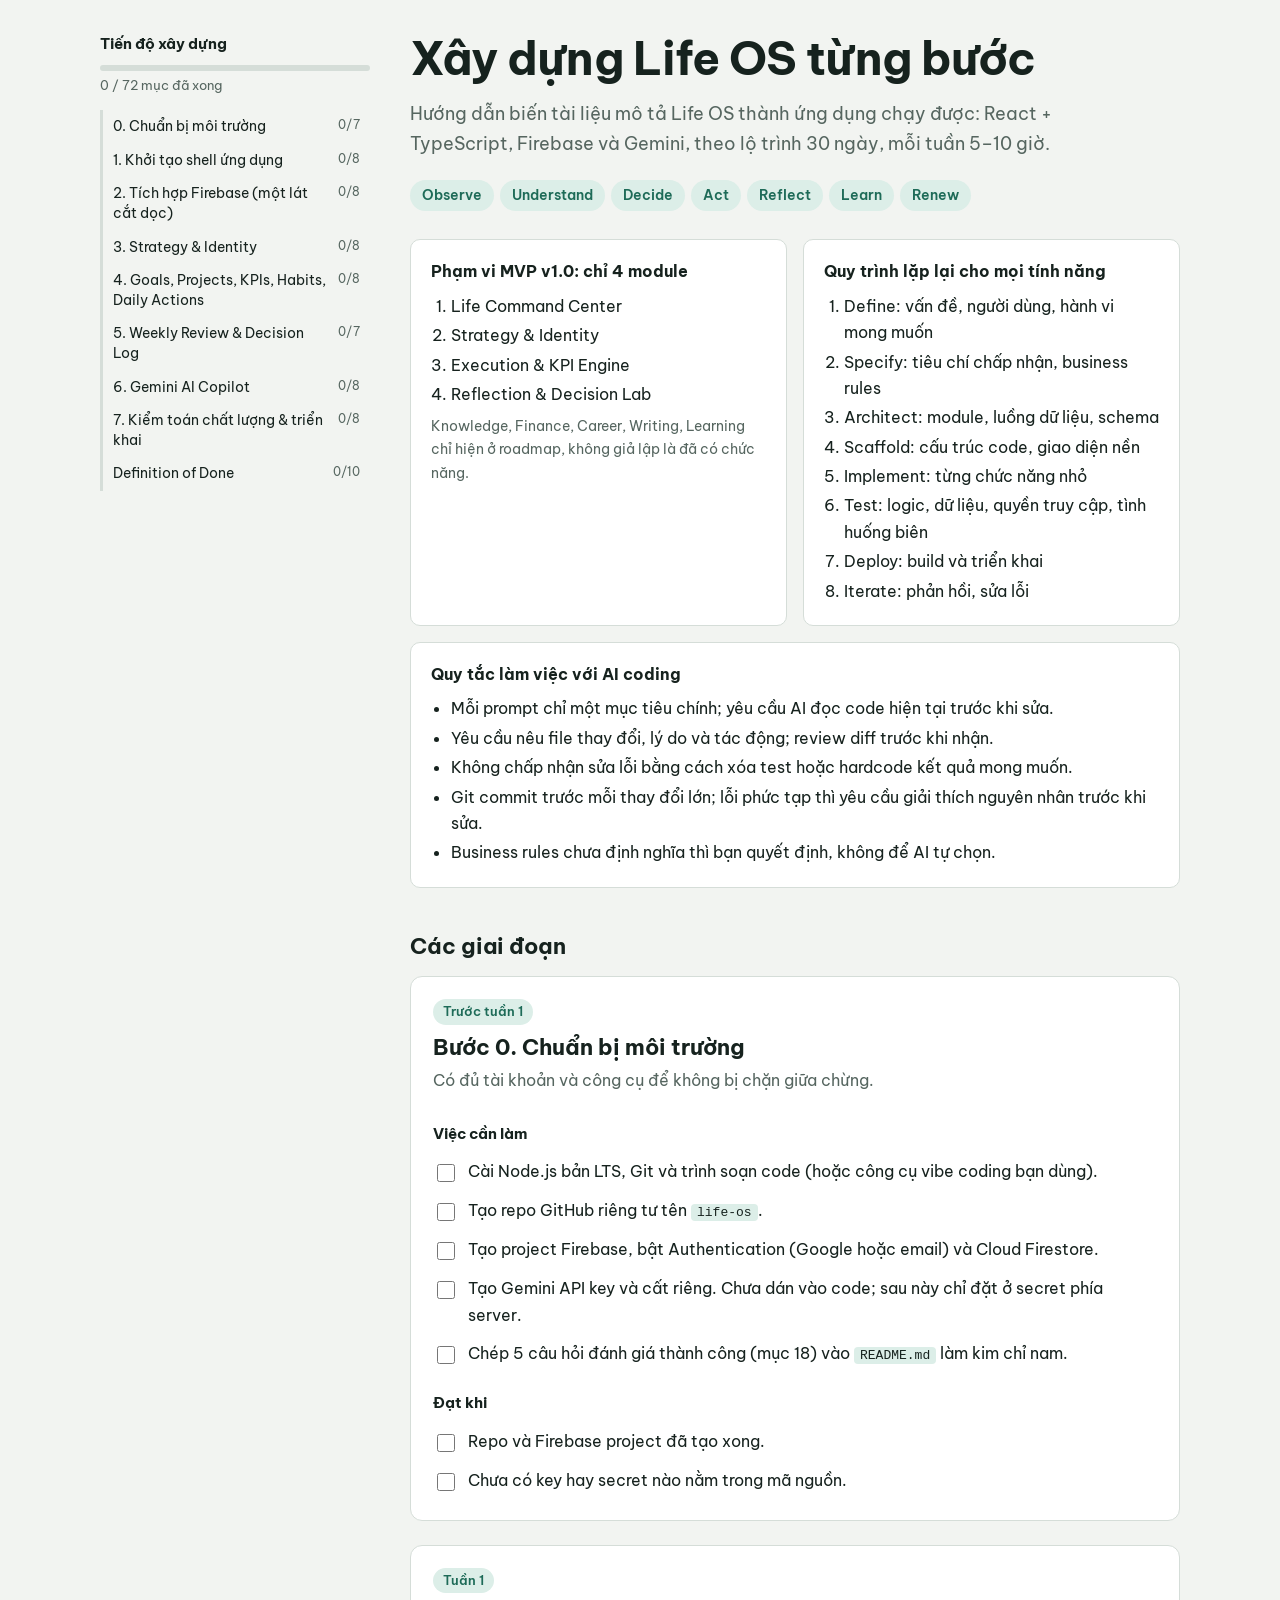
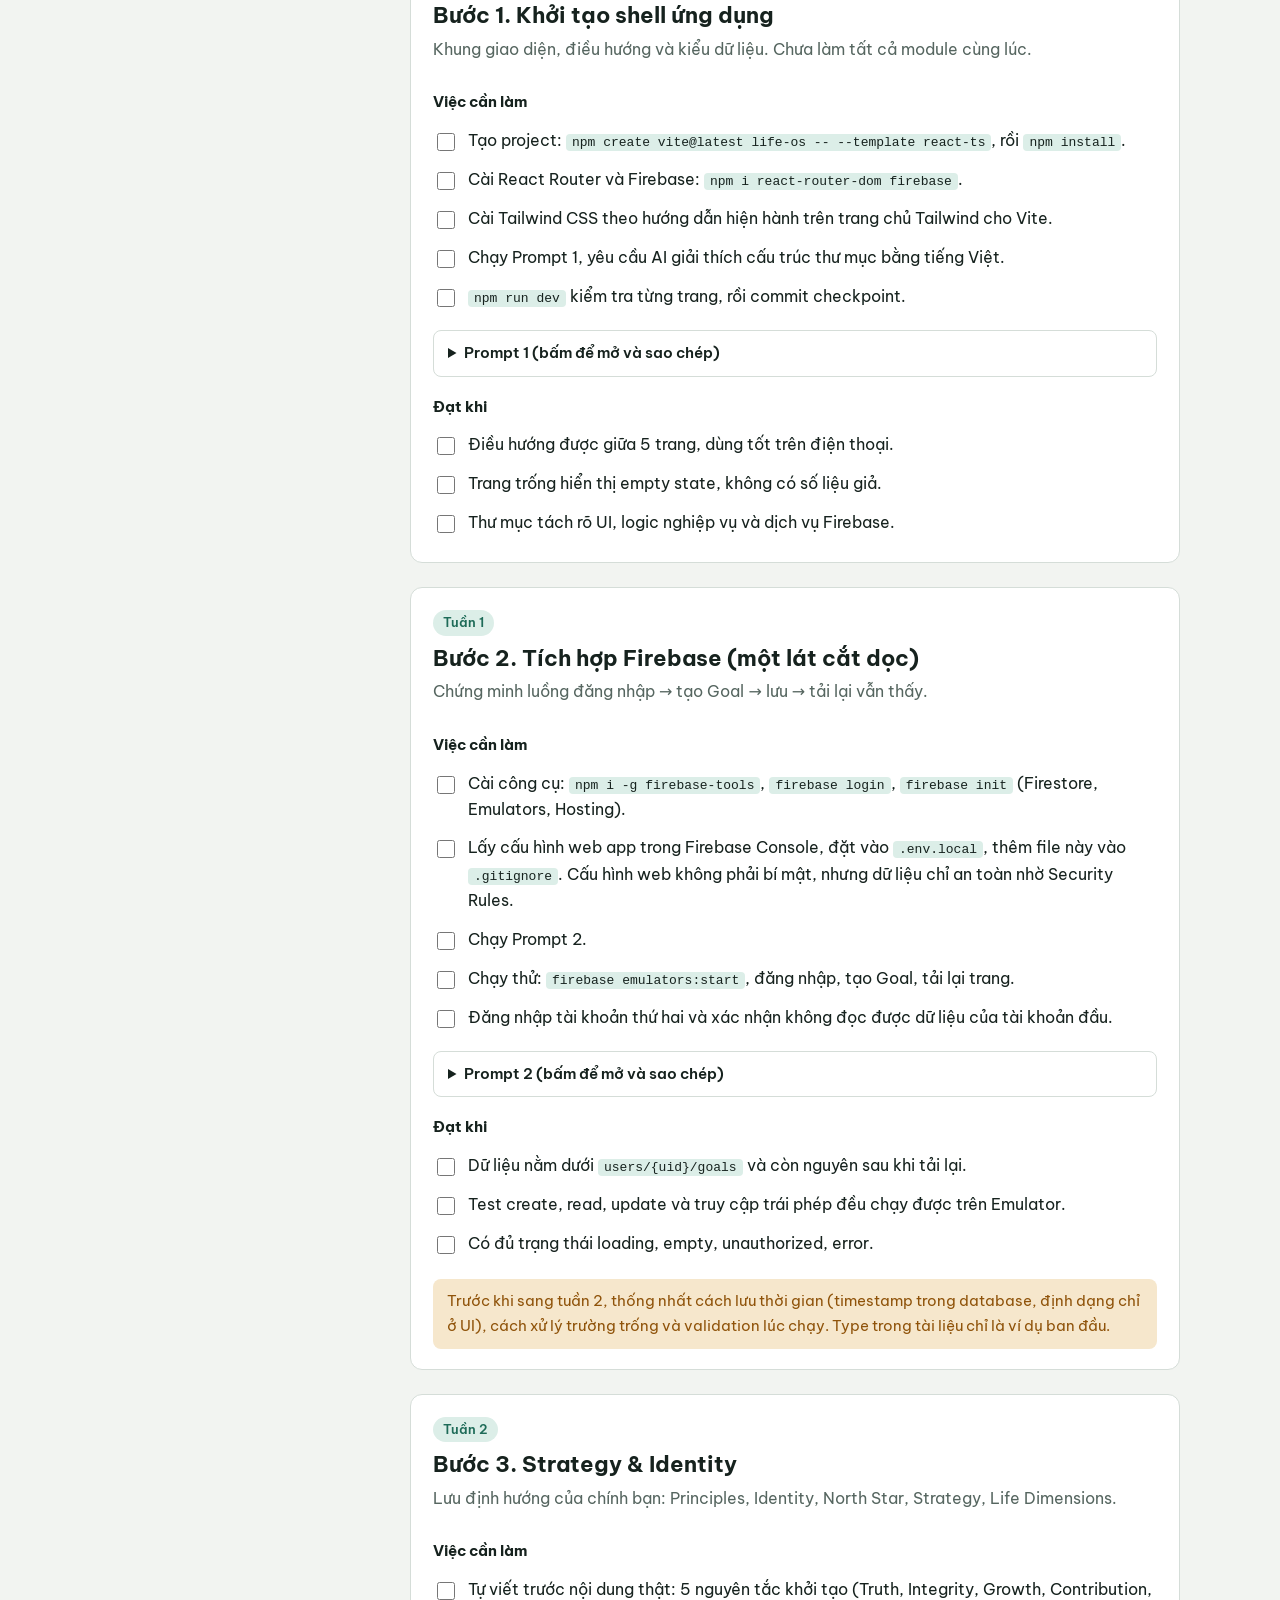
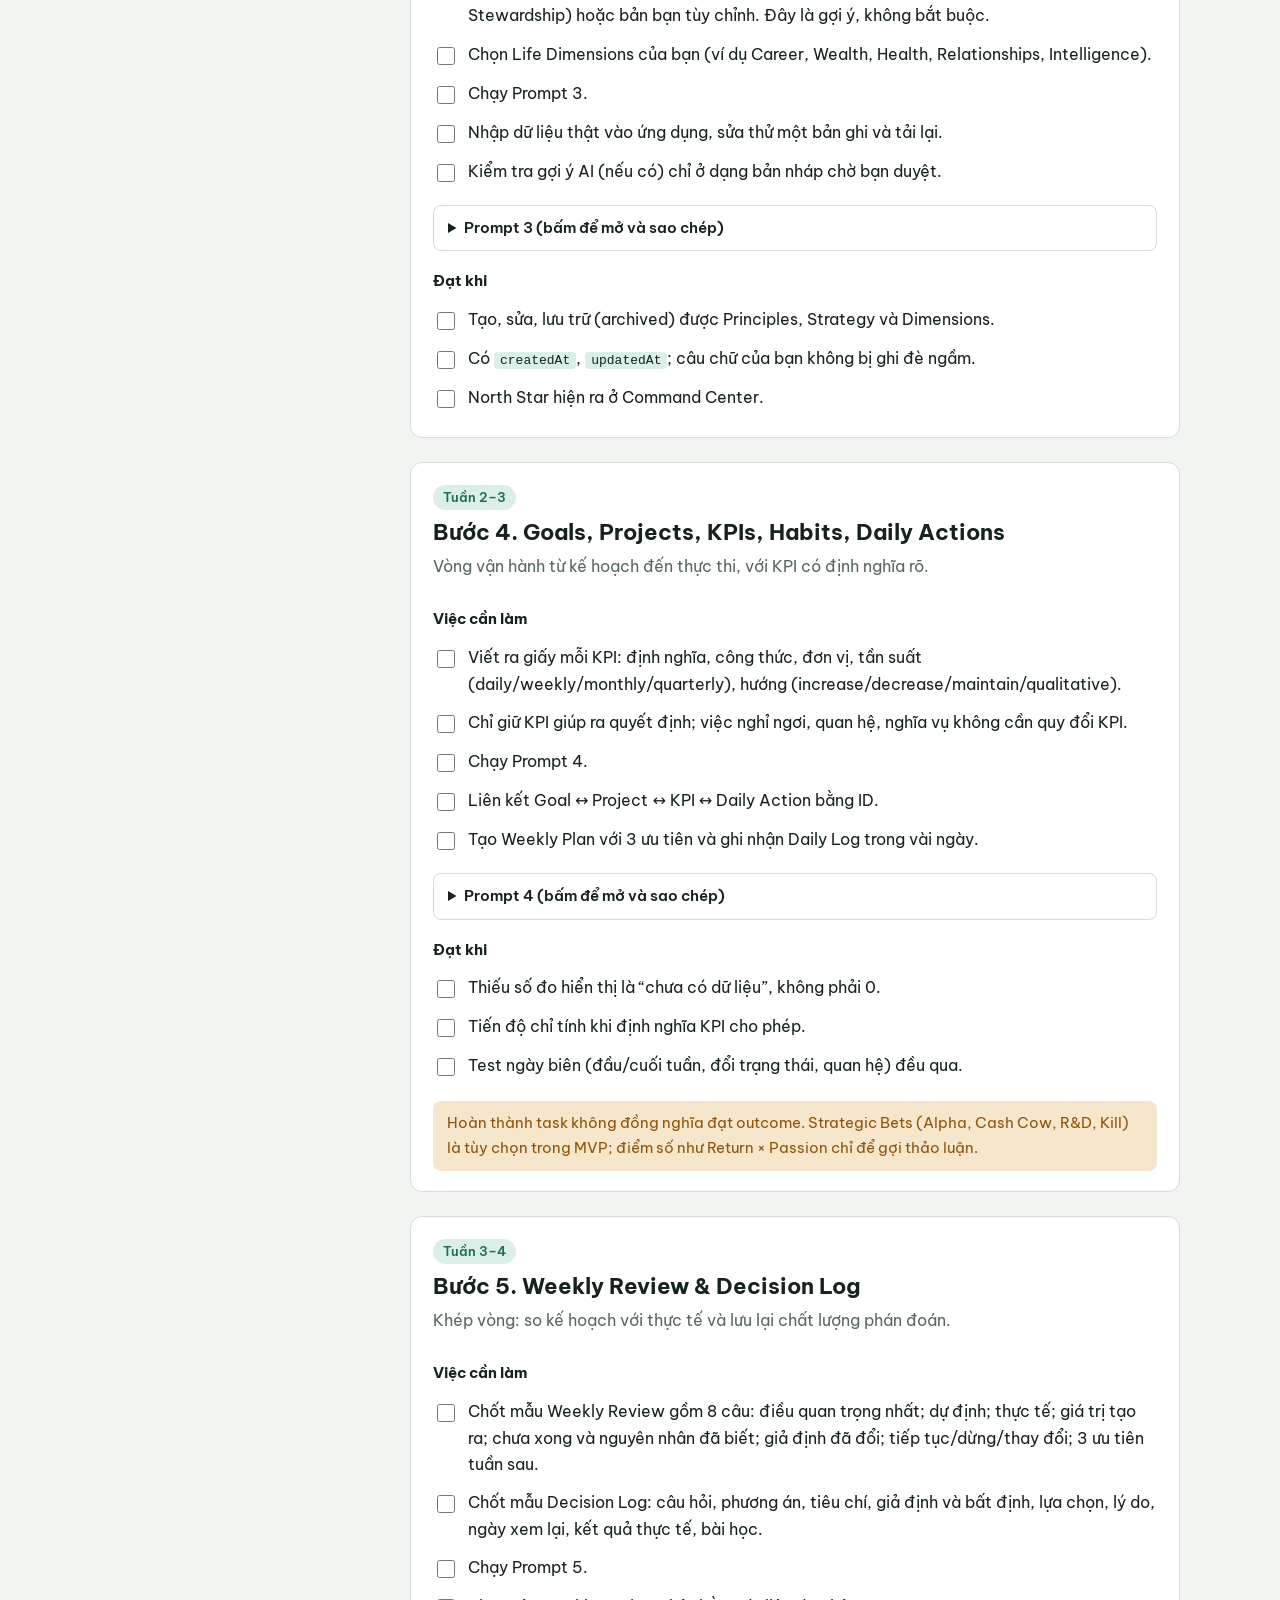
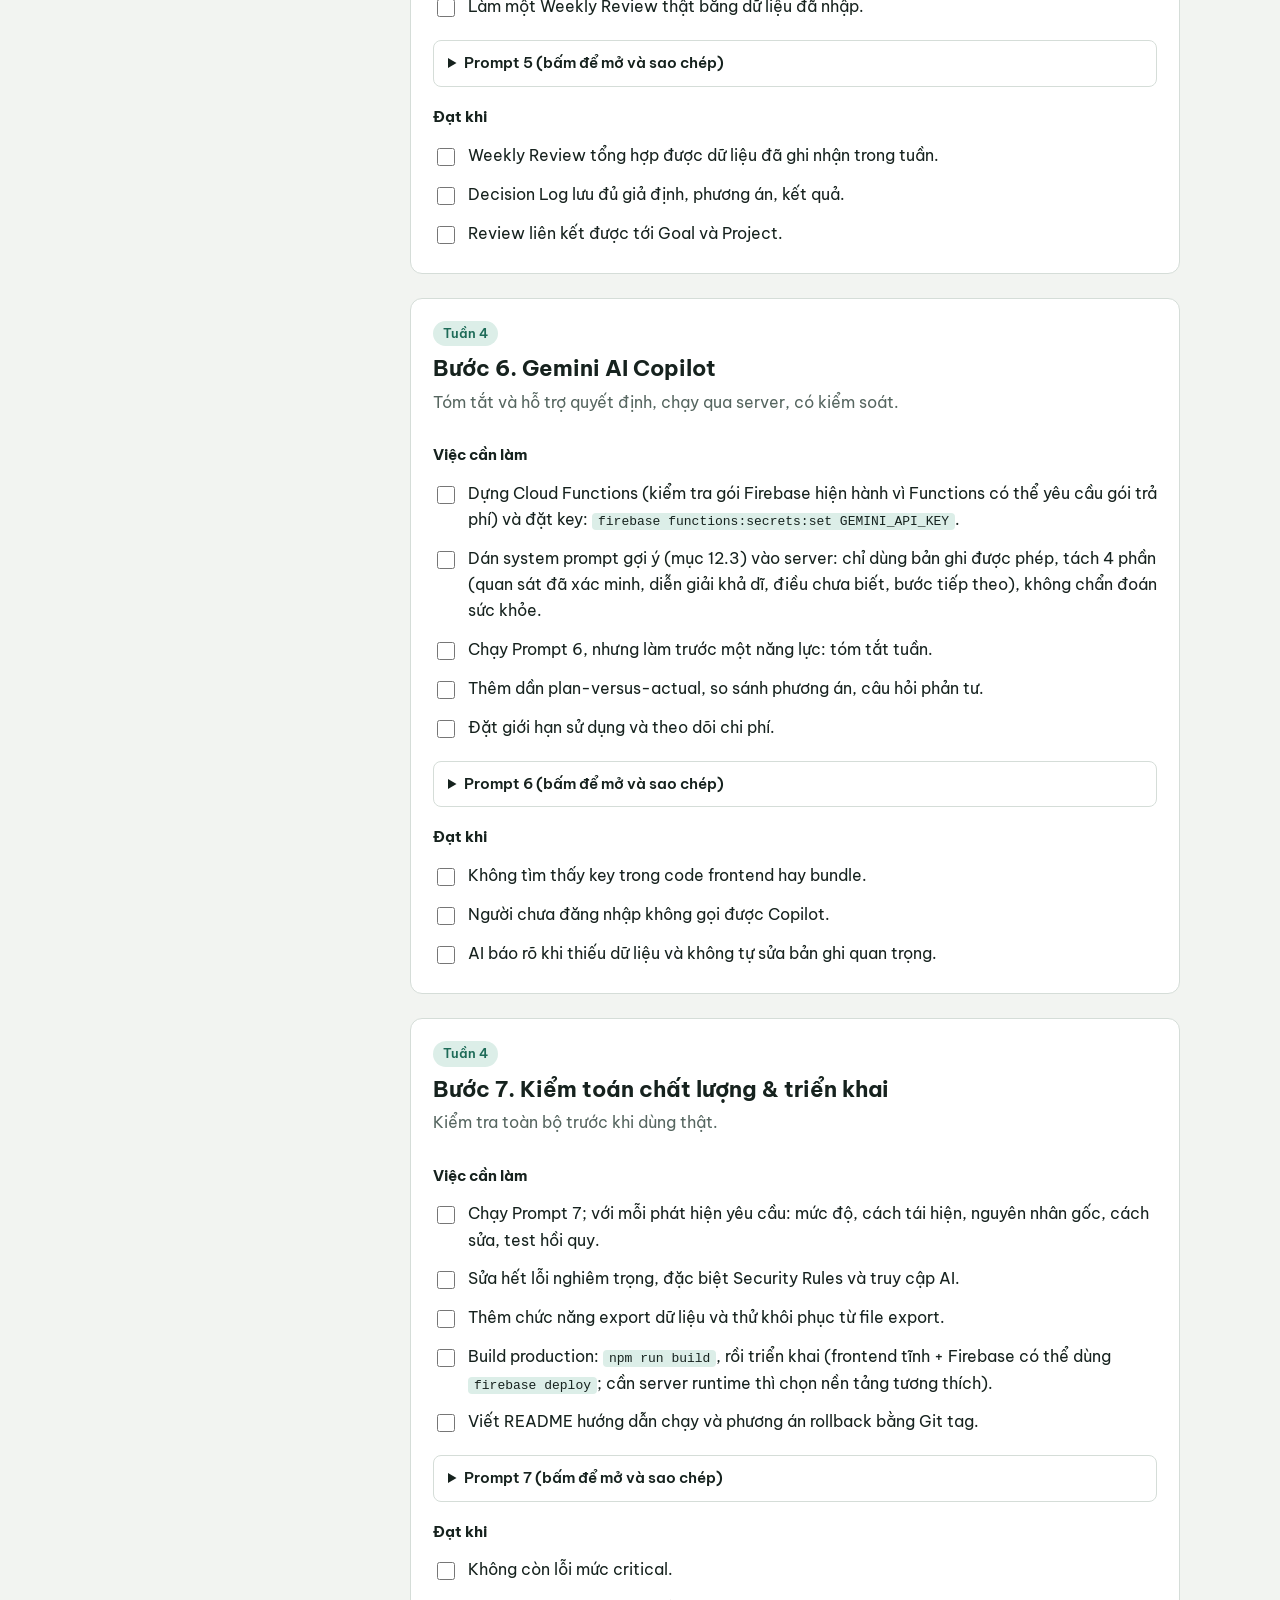
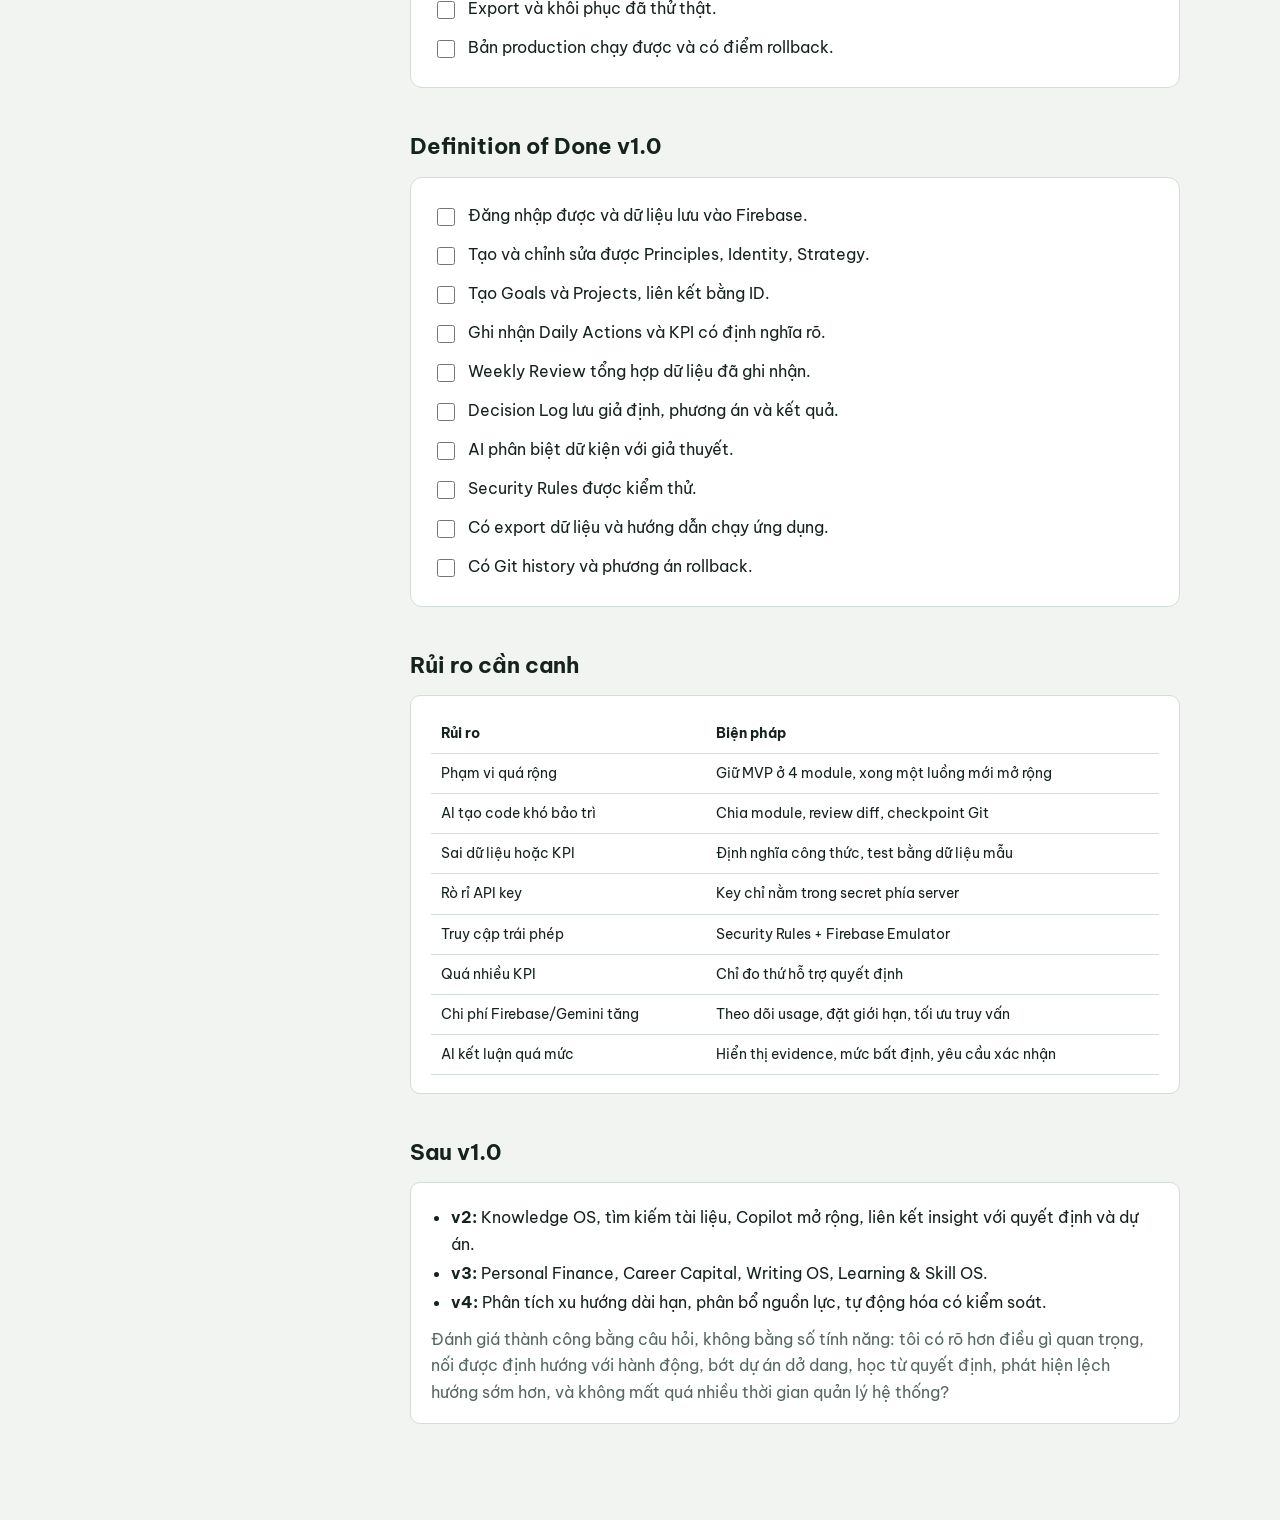
<file: public/assets/aistudio/Life_OS___Hu_o__ng_da__n_xa_y_du__ng_tu__ng_bu_o__c_21c82ec7.html>
<!DOCTYPE html>
<html lang="vi">
<head>
<meta charset="utf-8">
<meta name="viewport" content="width=device-width, initial-scale=1, viewport-fit=cover">
<title>Life OS – Hướng dẫn xây dựng từng bước</title>
<link rel="preconnect" href="https://fonts.googleapis.com">
<link rel="stylesheet" href="https://fonts.googleapis.com/css2?family=Be+Vietnam+Pro:wght@400;500;600;700&display=swap">
<style>
:root{--bg:#F2F4F1;--sf:#fff;--ink:#16221E;--mu:#566660;--ln:#D5DDD8;--ac:#1E6B58;--as:#DCEEE8;--wn:#8F530A;--ws:#F6E7CC;--cb:#12201C;--ct:#DCEFE8;
box-sizing:border-box;padding-top:env(safe-area-inset-top,0px);padding-bottom:env(safe-area-inset-bottom,0px);color-scheme:light}
@media (prefers-color-scheme:dark){:root:not([data-theme="light"]){--bg:#0F1715;--sf:#16211E;--ink:#E4EEEA;--mu:#94A79F;--ln:#2A3834;--ac:#5CC4A6;--as:#1B3A31;--wn:#E3A653;--ws:#3A2C14;--cb:#0A100E;color-scheme:dark}}
:root[data-theme="dark"]{--bg:#0F1715;--sf:#16211E;--ink:#E4EEEA;--mu:#94A79F;--ln:#2A3834;--ac:#5CC4A6;--as:#1B3A31;--wn:#E3A653;--ws:#3A2C14;--cb:#0A100E;color-scheme:dark}
html{scroll-padding-top:env(safe-area-inset-top,0px);scroll-behavior:smooth}
*{box-sizing:border-box}
body{margin:0;background:var(--bg);color:var(--ink);font:400 16px/1.65 "Be Vietnam Pro",system-ui,-apple-system,"Segoe UI",sans-serif}
.wrap{display:grid;grid-template-columns:270px minmax(0,1fr);gap:40px;max-width:1120px;margin:0 auto;padding:32px 20px 80px}
nav{position:sticky;top:20px;align-self:start;max-height:calc(100vh - 40px);overflow:auto}
nav h2{font-size:15px;margin:0 0 4px}
.bar{height:6px;background:var(--ln);border-radius:3px;overflow:hidden;margin:8px 0 4px}
.bar i{display:block;height:100%;width:0;background:var(--ac);transition:width .3s}
.pct{font-size:13px;color:var(--mu);margin:0 0 14px}
nav a{display:flex;justify-content:space-between;gap:8px;padding:7px 10px;border-left:3px solid var(--ln);color:var(--ink);text-decoration:none;font-size:14px;line-height:1.4}
nav a:hover{background:var(--as)}nav a.done{border-left-color:var(--ac)}nav a small{color:var(--mu);white-space:nowrap}
a:focus-visible,button:focus-visible,summary:focus-visible,input:focus-visible{outline:3px solid var(--ac);outline-offset:2px}
h1{font-size:clamp(30px,5vw,46px);line-height:1.15;margin:0 0 14px;letter-spacing:-.02em}
.lead{font-size:18px;color:var(--mu);max-width:62ch;margin:0 0 22px}
.loop{display:flex;flex-wrap:wrap;gap:6px;margin:0 0 28px;padding:0;list-style:none;font-weight:600;font-size:14px}
.loop li{background:var(--as);color:var(--ac);padding:4px 12px;border-radius:99px}
h2.s{font-size:22px;margin:40px 0 12px}
.box{background:var(--sf);border:1px solid var(--ln);border-radius:10px;padding:18px 20px;margin:0 0 16px}
.two{display:grid;grid-template-columns:1fr 1fr;gap:16px}
.box h3{margin:0 0 8px;font-size:16px}.box ul,.box ol{margin:0;padding-left:20px}.box li{margin:3px 0}
section.ph{background:var(--sf);border:1px solid var(--ln);border-radius:12px;margin:0 0 24px;overflow:hidden}
.ph>header{padding:20px 22px 6px}
.wk{display:inline-block;font-size:13px;font-weight:600;color:var(--ac);background:var(--as);padding:2px 10px;border-radius:99px}
.ph h3{font-size:22px;margin:8px 0 6px;line-height:1.3}.ph .g{margin:0;color:var(--mu)}
.in{padding:4px 22px 20px}.in h4{font-size:15px;margin:18px 0 6px}
.ck{list-style:none;margin:0;padding:0}
.ck li{display:flex;gap:10px;align-items:flex-start;padding:6px 0}
.ck input{margin-top:6px;width:18px;height:18px;accent-color:var(--ac);flex:none}
.ck label{cursor:pointer}.ck input:checked+label{color:var(--mu);text-decoration:line-through}
code{font:13px ui-monospace,Menlo,Consolas,monospace;background:var(--as);padding:1px 6px;border-radius:4px}
details{border:1px solid var(--ln);border-radius:8px;margin:14px 0}
summary{cursor:pointer;padding:10px 14px;font-weight:600;font-size:15px}
.pw{position:relative;border-top:1px solid var(--ln)}
pre{margin:0;padding:16px 14px;background:var(--cb);color:var(--ct);font:13px/1.6 ui-monospace,Menlo,Consolas,monospace;white-space:pre-wrap;overflow-x:auto;border-radius:0 0 8px 8px}
.cp{position:absolute;top:8px;right:8px;background:var(--ac);color:#fff;border:0;border-radius:6px;padding:6px 12px;font:600 13px inherit;font-family:inherit;cursor:pointer}
.wn{background:var(--ws);color:var(--wn);border-radius:8px;padding:10px 14px;margin:16px 0 0;font-size:15px}
table{border-collapse:collapse;width:100%;font-size:14px}th,td{text-align:left;padding:8px 10px;border-bottom:1px solid var(--ln);vertical-align:top}
.sc{overflow-x:auto}
@media (max-width:860px){.wrap{grid-template-columns:1fr;gap:16px}nav{position:static;max-height:none}.two{grid-template-columns:1fr}}
@media (prefers-reduced-motion:reduce){*{transition:none!important;scroll-behavior:auto!important}}
</style>
</head>
<body>
<div class="wrap">
<nav aria-label="Các giai đoạn">
<h2>Tiến độ xây dựng</h2>
<div class="bar"><i id="pb"></i></div>
<p class="pct" id="pt">0 / 0 mục</p>
<div id="nv"></div>
</nav>
<main>
<h1>Xây dựng Life OS từng bước</h1>
<p class="lead">Hướng dẫn biến tài liệu mô tả Life OS thành ứng dụng chạy được: React + TypeScript, Firebase và Gemini, theo lộ trình 30 ngày, mỗi tuần 5–10 giờ.</p>
<ul class="loop" aria-label="Vòng phản hồi"><li>Observe</li><li>Understand</li><li>Decide</li><li>Act</li><li>Reflect</li><li>Learn</li><li>Renew</li></ul>

<div class="two">
<div class="box"><h3>Phạm vi MVP v1.0: chỉ 4 module</h3><ol><li>Life Command Center</li><li>Strategy &amp; Identity</li><li>Execution &amp; KPI Engine</li><li>Reflection &amp; Decision Lab</li></ol><p style="margin:8px 0 0;color:var(--mu);font-size:14px">Knowledge, Finance, Career, Writing, Learning chỉ hiện ở roadmap, không giả lập là đã có chức năng.</p></div>
<div class="box"><h3>Quy trình lặp lại cho mọi tính năng</h3><ol><li>Define: vấn đề, người dùng, hành vi mong muốn</li><li>Specify: tiêu chí chấp nhận, business rules</li><li>Architect: module, luồng dữ liệu, schema</li><li>Scaffold: cấu trúc code, giao diện nền</li><li>Implement: từng chức năng nhỏ</li><li>Test: logic, dữ liệu, quyền truy cập, tình huống biên</li><li>Deploy: build và triển khai</li><li>Iterate: phản hồi, sửa lỗi</li></ol></div>
</div>
<div class="box"><h3>Quy tắc làm việc với AI coding</h3><ul><li>Mỗi prompt chỉ một mục tiêu chính; yêu cầu AI đọc code hiện tại trước khi sửa.</li><li>Yêu cầu nêu file thay đổi, lý do và tác động; review diff trước khi nhận.</li><li>Không chấp nhận sửa lỗi bằng cách xóa test hoặc hardcode kết quả mong muốn.</li><li>Git commit trước mỗi thay đổi lớn; lỗi phức tạp thì yêu cầu giải thích nguyên nhân trước khi sửa.</li><li>Business rules chưa định nghĩa thì bạn quyết định, không để AI tự chọn.</li></ul></div>

<h2 class="s">Các giai đoạn</h2>
<div id="ph"></div>

<h2 class="s">Definition of Done v1.0</h2>
<section class="ph"><div class="in" style="padding-top:18px"><ul class="ck" id="dod"></ul></div></section>

<h2 class="s">Rủi ro cần canh</h2>
<div class="box sc"><table><thead><tr><th>Rủi ro</th><th>Biện pháp</th></tr></thead><tbody>
<tr><td>Phạm vi quá rộng</td><td>Giữ MVP ở 4 module, xong một luồng mới mở rộng</td></tr>
<tr><td>AI tạo code khó bảo trì</td><td>Chia module, review diff, checkpoint Git</td></tr>
<tr><td>Sai dữ liệu hoặc KPI</td><td>Định nghĩa công thức, test bằng dữ liệu mẫu</td></tr>
<tr><td>Rò rỉ API key</td><td>Key chỉ nằm trong secret phía server</td></tr>
<tr><td>Truy cập trái phép</td><td>Security Rules + Firebase Emulator</td></tr>
<tr><td>Quá nhiều KPI</td><td>Chỉ đo thứ hỗ trợ quyết định</td></tr>
<tr><td>Chi phí Firebase/Gemini tăng</td><td>Theo dõi usage, đặt giới hạn, tối ưu truy vấn</td></tr>
<tr><td>AI kết luận quá mức</td><td>Hiển thị evidence, mức bất định, yêu cầu xác nhận</td></tr>
</tbody></table></div>

<h2 class="s">Sau v1.0</h2>
<div class="box"><ul><li><b>v2:</b> Knowledge OS, tìm kiếm tài liệu, Copilot mở rộng, liên kết insight với quyết định và dự án.</li><li><b>v3:</b> Personal Finance, Career Capital, Writing OS, Learning &amp; Skill OS.</li><li><b>v4:</b> Phân tích xu hướng dài hạn, phân bổ nguồn lực, tự động hóa có kiểm soát.</li></ul><p style="margin:10px 0 0;color:var(--mu)">Đánh giá thành công bằng câu hỏi, không bằng số tính năng: tôi có rõ hơn điều gì quan trọng, nối được định hướng với hành động, bớt dự án dở dang, học từ quyết định, phát hiện lệch hướng sớm hơn, và không mất quá nhiều thời gian quản lý hệ thống?</p></div>
</main>
</div>
<script>
var P=[
{t:"Chuẩn bị môi trường",w:"Trước tuần 1",g:"Có đủ tài khoản và công cụ để không bị chặn giữa chừng.",
s:["Cài Node.js bản LTS, Git và trình soạn code (hoặc công cụ vibe coding bạn dùng).","Tạo repo GitHub riêng tư tên <code>life-os</code>.","Tạo project Firebase, bật Authentication (Google hoặc email) và Cloud Firestore.","Tạo Gemini API key và cất riêng. Chưa dán vào code; sau này chỉ đặt ở secret phía server.","Chép 5 câu hỏi đánh giá thành công (mục 18) vào <code>README.md</code> làm kim chỉ nam."],
c:["Repo và Firebase project đã tạo xong.","Chưa có key hay secret nào nằm trong mã nguồn."]},
{t:"Khởi tạo shell ứng dụng",w:"Tuần 1",g:"Khung giao diện, điều hướng và kiểu dữ liệu. Chưa làm tất cả module cùng lúc.",
s:["Tạo project: <code>npm create vite@latest life-os -- --template react-ts</code>, rồi <code>npm install</code>.","Cài React Router và Firebase: <code>npm i react-router-dom firebase</code>.","Cài Tailwind CSS theo hướng dẫn hiện hành trên trang chủ Tailwind cho Vite.","Chạy Prompt 1, yêu cầu AI giải thích cấu trúc thư mục bằng tiếng Việt.","<code>npm run dev</code> kiểm tra từng trang, rồi commit checkpoint."],
p:"Act as a senior full-stack architect and product engineer.\n\nBuild the initial shell of Life OS using React, TypeScript, Tailwind CSS,\nFirebase Authentication and Cloud Firestore.\n\nCreate:\n- Responsive navigation and application layout.\n- Command Center page.\n- Strategy & Identity page.\n- Goals & Projects page.\n- Daily Execution page.\n- Weekly Review page.\n- Typed data interfaces.\n- Clear separation between UI, business logic and Firebase services.\n\nUse realistic empty states, not fake operational data.\nDo not expose secrets in the frontend.\nExplain the project structure in Vietnamese.\n\nFirst implement the shell and data types. Do not implement every module at once.",
c:["Điều hướng được giữa 5 trang, dùng tốt trên điện thoại.","Trang trống hiển thị empty state, không có số liệu giả.","Thư mục tách rõ UI, logic nghiệp vụ và dịch vụ Firebase."]},
{t:"Tích hợp Firebase (một lát cắt dọc)",w:"Tuần 1",g:"Chứng minh luồng đăng nhập → tạo Goal → lưu → tải lại vẫn thấy.",
s:["Cài công cụ: <code>npm i -g firebase-tools</code>, <code>firebase login</code>, <code>firebase init</code> (Firestore, Emulators, Hosting).","Lấy cấu hình web app trong Firebase Console, đặt vào <code>.env.local</code>, thêm file này vào <code>.gitignore</code>. Cấu hình web không phải bí mật, nhưng dữ liệu chỉ an toàn nhờ Security Rules.","Chạy Prompt 2.","Chạy thử: <code>firebase emulators:start</code>, đăng nhập, tạo Goal, tải lại trang.","Đăng nhập tài khoản thứ hai và xác nhận không đọc được dữ liệu của tài khoản đầu."],
p:"Integrate Firebase Authentication and Cloud Firestore into the existing Life OS.\n\nImplement one vertical slice:\nsign in → create a goal → save to Firestore → reload → display the goal.\n\nRequirements:\n- Centralize Firebase initialization.\n- Use typed models and data-access functions.\n- Associate private records with the authenticated user’s UID.\n- Design restrictive Firestore Security Rules.\n- Add loading, empty, unauthorized and error states.\n- Include tests for create, read, update and unauthorized access.\n- Explain Firebase Emulator setup.\n\nDo not claim security rules are safe until tested.",
c:["Dữ liệu nằm dưới <code>users/{uid}/goals</code> và còn nguyên sau khi tải lại.","Test create, read, update và truy cập trái phép đều chạy được trên Emulator.","Có đủ trạng thái loading, empty, unauthorized, error."],
n:"Trước khi sang tuần 2, thống nhất cách lưu thời gian (timestamp trong database, định dạng chỉ ở UI), cách xử lý trường trống và validation lúc chạy. Type trong tài liệu chỉ là ví dụ ban đầu."},
{t:"Strategy & Identity",w:"Tuần 2",g:"Lưu định hướng của chính bạn: Principles, Identity, North Star, Strategy, Life Dimensions.",
s:["Tự viết trước nội dung thật: 5 nguyên tắc khởi tạo (Truth, Integrity, Growth, Contribution, Stewardship) hoặc bản bạn tùy chỉnh. Đây là gợi ý, không bắt buộc.","Chọn Life Dimensions của bạn (ví dụ Career, Wealth, Health, Relationships, Intelligence).","Chạy Prompt 3.","Nhập dữ liệu thật vào ứng dụng, sửa thử một bản ghi và tải lại.","Kiểm tra gợi ý AI (nếu có) chỉ ở dạng bản nháp chờ bạn duyệt."],
p:"Implement the Strategy & Identity module.\n\nFeatures:\n- Principles.\n- Identity Architecture.\n- Purpose and North Star.\n- Life Strategy Map.\n- Life Dimensions.\n- Strategic Themes.\n\nPersist records to Firestore.\nValidate required fields.\nTrack createdAt and updatedAt.\nPreserve user-authored statements unless explicitly edited.\nTreat AI suggestions as drafts requiring approval.\n\nAdd tests for saving, editing, reloading and missing data.",
c:["Tạo, sửa, lưu trữ (archived) được Principles, Strategy và Dimensions.","Có <code>createdAt</code>, <code>updatedAt</code>; câu chữ của bạn không bị ghi đè ngầm.","North Star hiện ra ở Command Center."]},
{t:"Goals, Projects, KPIs, Habits, Daily Actions",w:"Tuần 2–3",g:"Vòng vận hành từ kế hoạch đến thực thi, với KPI có định nghĩa rõ.",
s:["Viết ra giấy mỗi KPI: định nghĩa, công thức, đơn vị, tần suất (daily/weekly/monthly/quarterly), hướng (increase/decrease/maintain/qualitative).","Chỉ giữ KPI giúp ra quyết định; việc nghỉ ngơi, quan hệ, nghĩa vụ không cần quy đổi KPI.","Chạy Prompt 4.","Liên kết Goal ↔ Project ↔ KPI ↔ Daily Action bằng ID.","Tạo Weekly Plan với 3 ưu tiên và ghi nhận Daily Log trong vài ngày."],
p:"Implement Goals, Projects, KPIs, Habits and Daily Actions.\n\nRequirements:\n- Typed relationships between entities.\n- CRUD operations and Firestore persistence.\n- Explicit KPI definitions, units, frequency and direction.\n- Distinguish missing measurements from zero.\n- Calculate progress only when the metric definition supports it.\n- Create a weekly view with three priorities.\n- Test date boundaries, status changes, relationships and calculations.\n\nImplement one complete workflow before expanding scope.",
c:["Thiếu số đo hiển thị là “chưa có dữ liệu”, không phải 0.","Tiến độ chỉ tính khi định nghĩa KPI cho phép.","Test ngày biên (đầu/cuối tuần, đổi trạng thái, quan hệ) đều qua."],
n:"Hoàn thành task không đồng nghĩa đạt outcome. Strategic Bets (Alpha, Cash Cow, R&D, Kill) là tùy chọn trong MVP; điểm số như Return × Passion chỉ để gợi thảo luận."},
{t:"Weekly Review & Decision Log",w:"Tuần 3–4",g:"Khép vòng: so kế hoạch với thực tế và lưu lại chất lượng phán đoán.",
s:["Chốt mẫu Weekly Review gồm 8 câu: điều quan trọng nhất; dự định; thực tế; giá trị tạo ra; chưa xong và nguyên nhân đã biết; giả định đã đổi; tiếp tục/dừng/thay đổi; 3 ưu tiên tuần sau.","Chốt mẫu Decision Log: câu hỏi, phương án, tiêu chí, giả định và bất định, lựa chọn, lý do, ngày xem lại, kết quả thực tế, bài học.","Chạy Prompt 5.","Làm một Weekly Review thật bằng dữ liệu đã nhập."],
p:"Implement Weekly Review and Decision Log.\n\nWeekly Review:\n- Intended outcomes.\n- Actual results.\n- Wins and misses.\n- Insights and changed assumptions.\n- Continue, stop or change.\n- Next priorities.\n\nDecision Log:\n- Decision question.\n- Options and criteria.\n- Assumptions and uncertainty.\n- Chosen option and rationale.\n- Review date and actual outcome.\n\nPersist all records.\nLink reflections to goals and projects where appropriate.\nDo not invent psychological explanations.\nRequire approval before AI-generated changes are saved.",
c:["Weekly Review tổng hợp được dữ liệu đã ghi nhận trong tuần.","Decision Log lưu đủ giả định, phương án, kết quả.","Review liên kết được tới Goal và Project."]},
{t:"Gemini AI Copilot",w:"Tuần 4",g:"Tóm tắt và hỗ trợ quyết định, chạy qua server, có kiểm soát.",
s:["Dựng Cloud Functions (kiểm tra gói Firebase hiện hành vì Functions có thể yêu cầu gói trả phí) và đặt key: <code>firebase functions:secrets:set GEMINI_API_KEY</code>.","Dán system prompt gợi ý (mục 12.3) vào server: chỉ dùng bản ghi được phép, tách 4 phần (quan sát đã xác minh, diễn giải khả dĩ, điều chưa biết, bước tiếp theo), không chẩn đoán sức khỏe.","Chạy Prompt 6, nhưng làm trước một năng lực: tóm tắt tuần.","Thêm dần plan-versus-actual, so sánh phương án, câu hỏi phản tư.","Đặt giới hạn sử dụng và theo dõi chi phí."],
p:"Implement a secure Gemini-powered Personal AI Copilot.\n\nUse a trusted server-side function or backend.\nNever expose API keys in frontend code.\nAuthenticate before retrieving private data.\nRetrieve only the minimum relevant records.\nValidate request and response schemas.\n\nCapabilities:\n- Weekly summary.\n- Plan-versus-actual analysis.\n- Knowledge retrieval.\n- Decision comparison.\n- Reflection questions.\n- Draft weekly plans.\n\nSeparate verified observations, interpretations, unknowns and suggested actions.\nDo not invent evidence or modify important records without explicit confirmation.\nTest missing data, unauthorized access and API failures.",
c:["Không tìm thấy key trong code frontend hay bundle.","Người chưa đăng nhập không gọi được Copilot.","AI báo rõ khi thiếu dữ liệu và không tự sửa bản ghi quan trọng."]},
{t:"Kiểm toán chất lượng & triển khai",w:"Tuần 4",g:"Kiểm tra toàn bộ trước khi dùng thật.",
s:["Chạy Prompt 7; với mỗi phát hiện yêu cầu: mức độ, cách tái hiện, nguyên nhân gốc, cách sửa, test hồi quy.","Sửa hết lỗi nghiêm trọng, đặc biệt Security Rules và truy cập AI.","Thêm chức năng export dữ liệu và thử khôi phục từ file export.","Build production: <code>npm run build</code>, rồi triển khai (frontend tĩnh + Firebase có thể dùng <code>firebase deploy</code>; cần server runtime thì chọn nền tảng tương thích).","Viết README hướng dẫn chạy và phương án rollback bằng Git tag."],
p:"Audit the existing Life OS before release.\n\nTest:\n- Authentication.\n- CRUD and persistence.\n- Data relationships.\n- Firestore Security Rules.\n- Unauthorized access.\n- Empty, loading and failure states.\n- AI data access and response validation.\n- Export and recovery.\n- Responsive layout.\n- Production build.\n\nReport severity, reproduction steps, root cause, fix and regression test for each finding.\nDo not claim production readiness while critical issues remain.",
c:["Không còn lỗi mức critical.","Export và khôi phục đã thử thật.","Bản production chạy được và có điểm rollback."]}
];
var D=["Đăng nhập được và dữ liệu lưu vào Firebase.","Tạo và chỉnh sửa được Principles, Identity, Strategy.","Tạo Goals và Projects, liên kết bằng ID.","Ghi nhận Daily Actions và KPI có định nghĩa rõ.","Weekly Review tổng hợp dữ liệu đã ghi nhận.","Decision Log lưu giả định, phương án và kết quả.","AI phân biệt dữ kiện với giả thuyết.","Security Rules được kiểm thử.","Có export dữ liệu và hướng dẫn chạy ứng dụng.","Có Git history và phương án rollback."];
var S={};try{S=JSON.parse(localStorage.getItem("lifeos-ck")||"{}")}catch(e){}
function save(){try{localStorage.setItem("lifeos-ck",JSON.stringify(S))}catch(e){}}
function li(id,h){return '<li><input type="checkbox" id="'+id+'"'+(S[id]?' checked':'')+'><label for="'+id+'">'+h+'</label></li>'}
var out="",nv="";
P.forEach(function(p,i){
var a=p.s.map(function(x,j){return li("s"+i+"_"+j,x)}).join("");
var b=p.c.map(function(x,j){return li("c"+i+"_"+j,x)}).join("");
out+='<section class="ph" id="p'+i+'"><header><span class="wk">'+p.w+'</span><h3>Bước '+i+'. '+p.t+'</h3><p class="g">'+p.g+'</p></header><div class="in"><h4>Việc cần làm</h4><ul class="ck">'+a+'</ul>'+
(p.p?'<details><summary>Prompt '+i+' (bấm để mở và sao chép)</summary><div class="pw"><button class="cp" data-i="'+i+'" type="button">Sao chép</button><pre id="pr'+i+'"></pre></div></details>':'')+
'<h4>Đạt khi</h4><ul class="ck">'+b+'</ul>'+(p.n?'<div class="wn">'+p.n+'</div>':'')+'</div></section>';
nv+='<a href="#p'+i+'" id="n'+i+'"><span>'+i+'. '+p.t+'</span><small id="nc'+i+'"></small></a>';
});
document.getElementById("ph").innerHTML=out;
document.getElementById("nv").innerHTML=nv+'<a href="#dod" id="nd"><span>Definition of Done</span><small id="ndc"></small></a>';
document.getElementById("dod").innerHTML=D.map(function(x,j){return li("d"+j,x)}).join("");
P.forEach(function(p,i){if(p.p)document.getElementById("pr"+i).textContent=p.p});
function upd(){
var tot=0,dn=0;
function cnt(prefix,n,nid){var d=0;for(var k=0;k<n;k++){if(S[prefix+k])d++}return d}
P.forEach(function(p,i){
var n=p.s.length+p.c.length,d=0;
p.s.forEach(function(_,j){if(S["s"+i+"_"+j])d++});p.c.forEach(function(_,j){if(S["c"+i+"_"+j])d++});
tot+=n;dn+=d;document.getElementById("nc"+i).textContent=d+"/"+n;
document.getElementById("n"+i).className=d===n?"done":"";});
var dd=cnt("d",D.length);tot+=D.length;dn+=dd;
document.getElementById("ndc").textContent=dd+"/"+D.length;
document.getElementById("nd").className=dd===D.length?"done":"";
document.getElementById("pb").style.width=(tot?dn/tot*100:0)+"%";
document.getElementById("pt").textContent=dn+" / "+tot+" mục đã xong";
}
document.addEventListener("change",function(e){if(e.target.type==="checkbox"){S[e.target.id]=e.target.checked;save();upd()}});
document.addEventListener("click",function(e){var b=e.target.closest(".cp");if(!b)return;
var t=P[b.dataset.i].p;
function ok(){b.textContent="Đã chép";setTimeout(function(){b.textContent="Sao chép"},1500)}
function fb(){var r=document.createRange();r.selectNodeContents(document.getElementById("pr"+b.dataset.i));var s=getSelection();s.removeAllRanges();s.addRange(r);try{document.execCommand("copy");ok()}catch(x){b.textContent="Chọn và chép tay"}}
if(navigator.clipboard&&navigator.clipboard.writeText){navigator.clipboard.writeText(t).then(ok,fb)}else{fb()}
});
upd();
</script>
</body>
</html>
</file>
